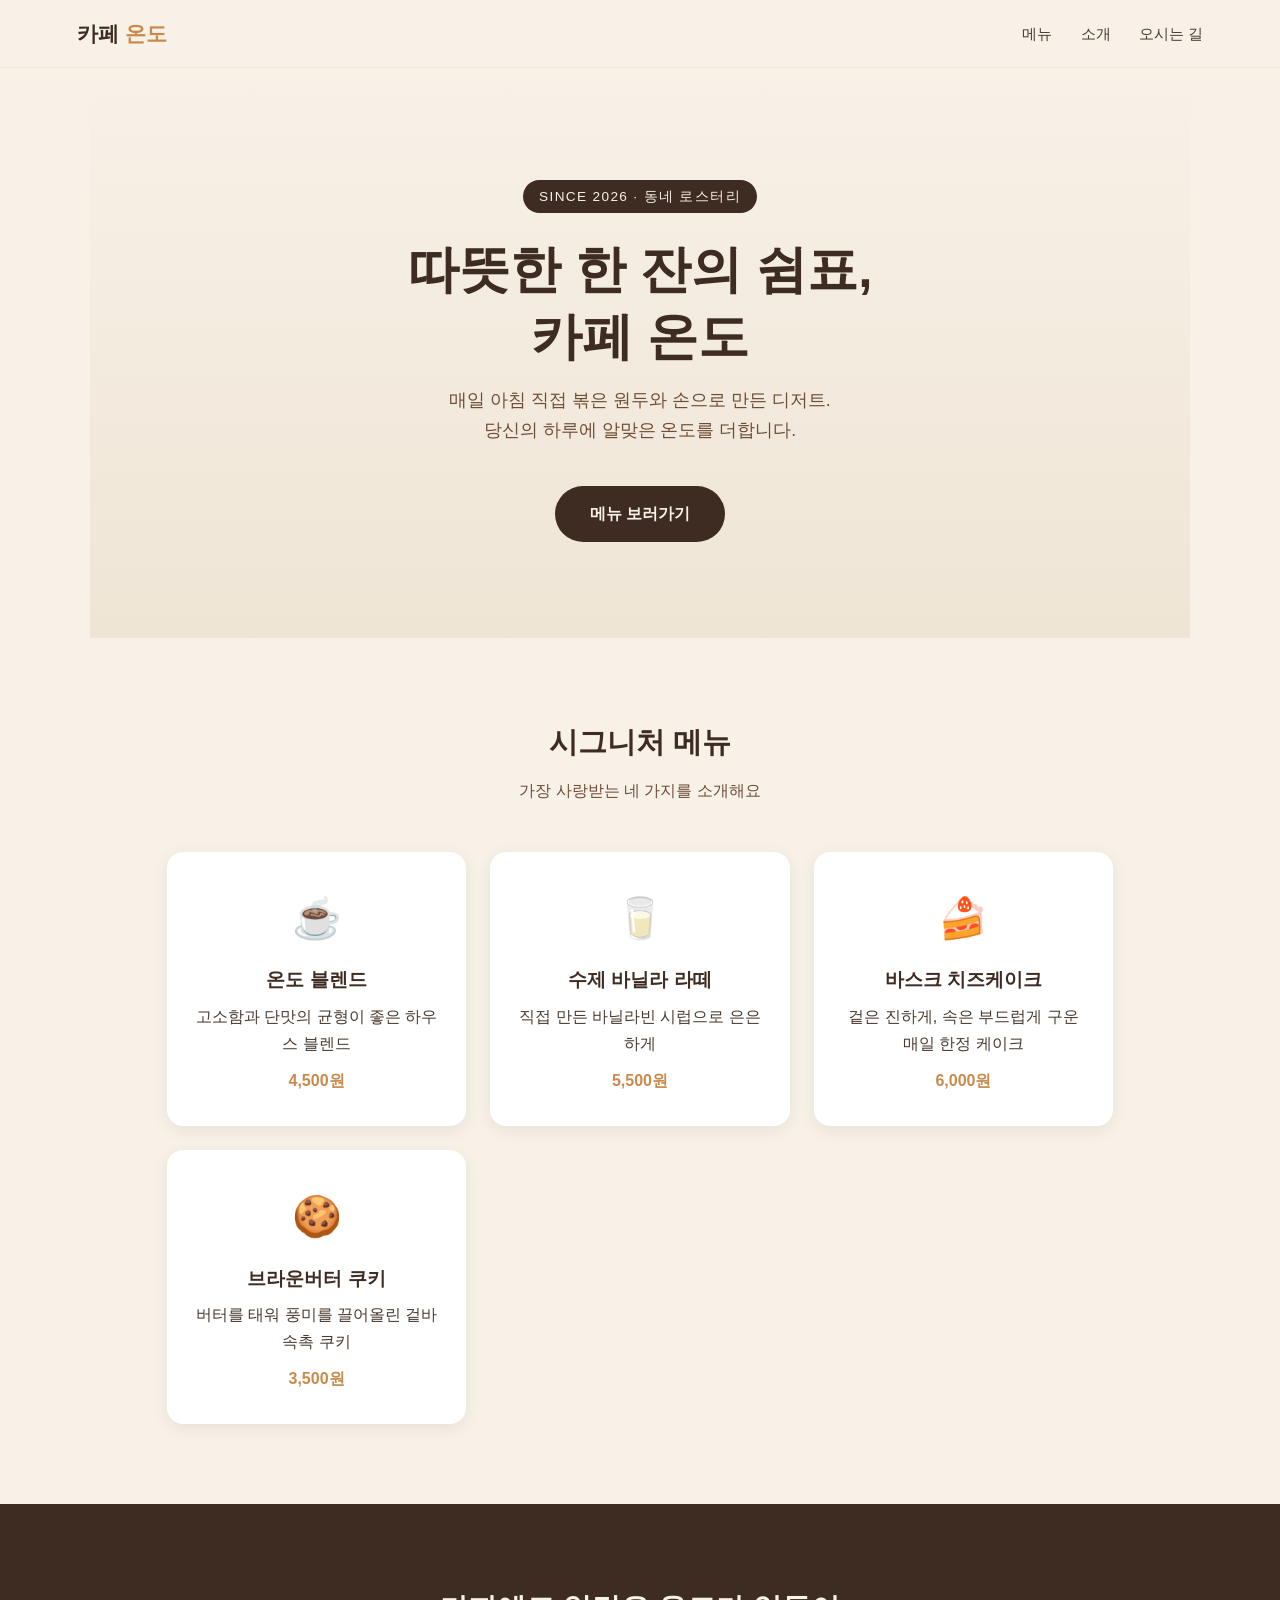
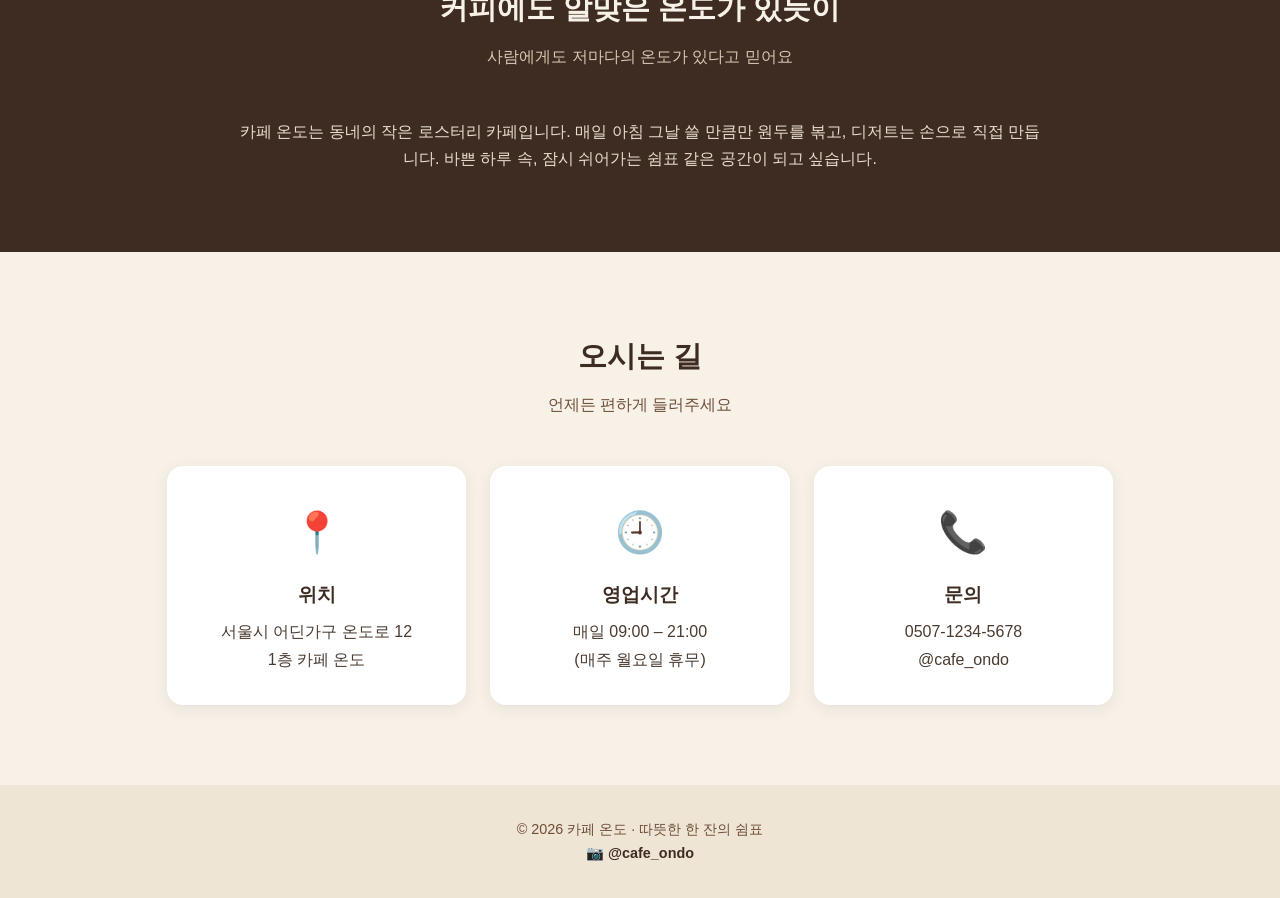
<file: index.html>
<!DOCTYPE html>
<html lang="ko">
<head>
<meta charset="UTF-8">
<meta name="viewport" content="width=device-width, initial-scale=1.0">
<title>카페 온도 — 따뜻한 한 잔의 쉼표</title>
<meta name="description" content="동네의 작은 로스터리 카페, 카페 온도입니다. 직접 볶은 원두와 수제 디저트를 만나보세요.">
<style>
  :root {
    --brown-dark: #3e2c23;
    --brown: #6f4e37;
    --cream: #f7f1e8;
    --cream-dark: #efe5d5;
    --accent: #c98a4b;
    --text: #4a3b30;
  }
  * { margin: 0; padding: 0; box-sizing: border-box; }
  html { scroll-behavior: smooth; }
  body {
    font-family: "Apple SD Gothic Neo", "Malgun Gothic", "맑은 고딕", sans-serif;
    color: var(--text);
    background: var(--cream);
    line-height: 1.7;
  }
  header {
    position: sticky; top: 0; z-index: 10;
    display: flex; justify-content: space-between; align-items: center;
    padding: 1rem 6vw;
    background: rgba(247, 241, 232, 0.92);
    backdrop-filter: blur(6px);
    border-bottom: 1px solid var(--cream-dark);
  }
  .logo { font-size: 1.3rem; font-weight: 700; color: var(--brown-dark); }
  .logo span { color: var(--accent); }
  nav a {
    margin-left: 1.5rem; text-decoration: none; color: var(--text);
    font-size: 0.95rem; transition: color 0.2s;
  }
  nav a:hover { color: var(--accent); }
  .hero {
    text-align: center;
    padding: 7rem 6vw 6rem;
    background: linear-gradient(180deg, var(--cream) 0%, var(--cream-dark) 100%);
  }
  .hero .badge {
    display: inline-block; padding: 0.3rem 1rem; border-radius: 999px;
    background: var(--brown-dark); color: var(--cream);
    font-size: 0.85rem; letter-spacing: 0.1em; margin-bottom: 1.5rem;
  }
  .hero h1 {
    font-size: clamp(2rem, 5vw, 3.2rem);
    color: var(--brown-dark); margin-bottom: 1rem; line-height: 1.3;
  }
  .hero p { font-size: 1.1rem; color: var(--brown); margin-bottom: 2.5rem; }
  .btn {
    display: inline-block; padding: 0.9rem 2.2rem; border-radius: 999px;
    background: var(--brown-dark); color: var(--cream);
    text-decoration: none; font-weight: 600; transition: background 0.2s, transform 0.2s;
  }
  .btn:hover { background: var(--accent); transform: translateY(-2px); }
  section { padding: 5rem 6vw; max-width: 1100px; margin: 0 auto; }
  h2 {
    font-size: 1.8rem; color: var(--brown-dark);
    text-align: center; margin-bottom: 0.6rem;
  }
  .sub { text-align: center; color: var(--brown); margin-bottom: 3rem; }
  .menu-grid {
    display: grid; gap: 1.5rem;
    grid-template-columns: repeat(auto-fit, minmax(230px, 1fr));
  }
  .card {
    background: #fff; border-radius: 16px; padding: 2rem 1.6rem;
    box-shadow: 0 4px 16px rgba(62, 44, 35, 0.08);
    text-align: center; transition: transform 0.2s;
  }
  .card:hover { transform: translateY(-4px); }
  .card .emoji { font-size: 2.5rem; margin-bottom: 0.8rem; }
  .card h3 { color: var(--brown-dark); margin-bottom: 0.4rem; }
  .card .price { color: var(--accent); font-weight: 700; margin-top: 0.6rem; }
  .about { background: var(--brown-dark); color: var(--cream); max-width: none; }
  .about-inner { max-width: 800px; margin: 0 auto; text-align: center; }
  .about h2 { color: var(--cream); }
  .about .sub { color: #d9c7b2; }
  .about p.body { color: #e9ddcd; }
  .info-grid {
    display: grid; gap: 1.5rem;
    grid-template-columns: repeat(auto-fit, minmax(230px, 1fr));
    text-align: center;
  }
  .info-grid h3 { color: var(--brown-dark); margin-bottom: 0.5rem; }
  footer {
    text-align: center; padding: 2rem;
    background: var(--cream-dark); color: var(--brown);
    font-size: 0.9rem;
  }
  footer a {
    color: var(--brown-dark); text-decoration: none; font-weight: 600;
    transition: color 0.2s;
  }
  footer a:hover { color: var(--accent); }
</style>
</head>
<body>

<header>
  <div class="logo">카페 <span>온도</span></div>
  <nav>
    <a href="#menu">메뉴</a>
    <a href="#about">소개</a>
    <a href="#visit">오시는 길</a>
  </nav>
</header>

<section class="hero">
  <div class="badge">SINCE 2026 · 동네 로스터리</div>
  <h1>따뜻한 한 잔의 쉼표,<br>카페 온도</h1>
  <p>매일 아침 직접 볶은 원두와 손으로 만든 디저트.<br>당신의 하루에 알맞은 온도를 더합니다.</p>
  <a class="btn" href="#menu">메뉴 보러가기</a>
</section>

<section id="menu">
  <h2>시그니처 메뉴</h2>
  <p class="sub">가장 사랑받는 네 가지를 소개해요</p>
  <div class="menu-grid">
    <div class="card">
      <div class="emoji">☕</div>
      <h3>온도 블렌드</h3>
      <p>고소함과 단맛의 균형이 좋은 하우스 블렌드</p>
      <p class="price">4,500원</p>
    </div>
    <div class="card">
      <div class="emoji">🥛</div>
      <h3>수제 바닐라 라떼</h3>
      <p>직접 만든 바닐라빈 시럽으로 은은하게</p>
      <p class="price">5,500원</p>
    </div>
    <div class="card">
      <div class="emoji">🍰</div>
      <h3>바스크 치즈케이크</h3>
      <p>겉은 진하게, 속은 부드럽게 구운 매일 한정 케이크</p>
      <p class="price">6,000원</p>
    </div>
    <div class="card">
      <div class="emoji">🍪</div>
      <h3>브라운버터 쿠키</h3>
      <p>버터를 태워 풍미를 끌어올린 겉바속촉 쿠키</p>
      <p class="price">3,500원</p>
    </div>
  </div>
</section>

<section class="about" id="about">
  <div class="about-inner">
    <h2>커피에도 알맞은 온도가 있듯이</h2>
    <p class="sub">사람에게도 저마다의 온도가 있다고 믿어요</p>
    <p class="body">
      카페 온도는 동네의 작은 로스터리 카페입니다.
      매일 아침 그날 쓸 만큼만 원두를 볶고, 디저트는 손으로 직접 만듭니다.
      바쁜 하루 속, 잠시 쉬어가는 쉼표 같은 공간이 되고 싶습니다.
    </p>
  </div>
</section>

<section id="visit">
  <h2>오시는 길</h2>
  <p class="sub">언제든 편하게 들러주세요</p>
  <div class="info-grid">
    <div class="card">
      <div class="emoji">📍</div>
      <h3>위치</h3>
      <p>서울시 어딘가구 온도로 12<br>1층 카페 온도</p>
    </div>
    <div class="card">
      <div class="emoji">🕘</div>
      <h3>영업시간</h3>
      <p>매일 09:00 – 21:00<br>(매주 월요일 휴무)</p>
    </div>
    <div class="card">
      <div class="emoji">📞</div>
      <h3>문의</h3>
      <p>0507-1234-5678<br>@cafe_ondo</p>
    </div>
  </div>
</section>

<footer>
  © 2026 카페 온도 · 따뜻한 한 잔의 쉼표<br>
  <a href="https://instagram.com/cafe_ondo" target="_blank" rel="noopener">📷 @cafe_ondo</a>
</footer>

</body>
</html>
</file>
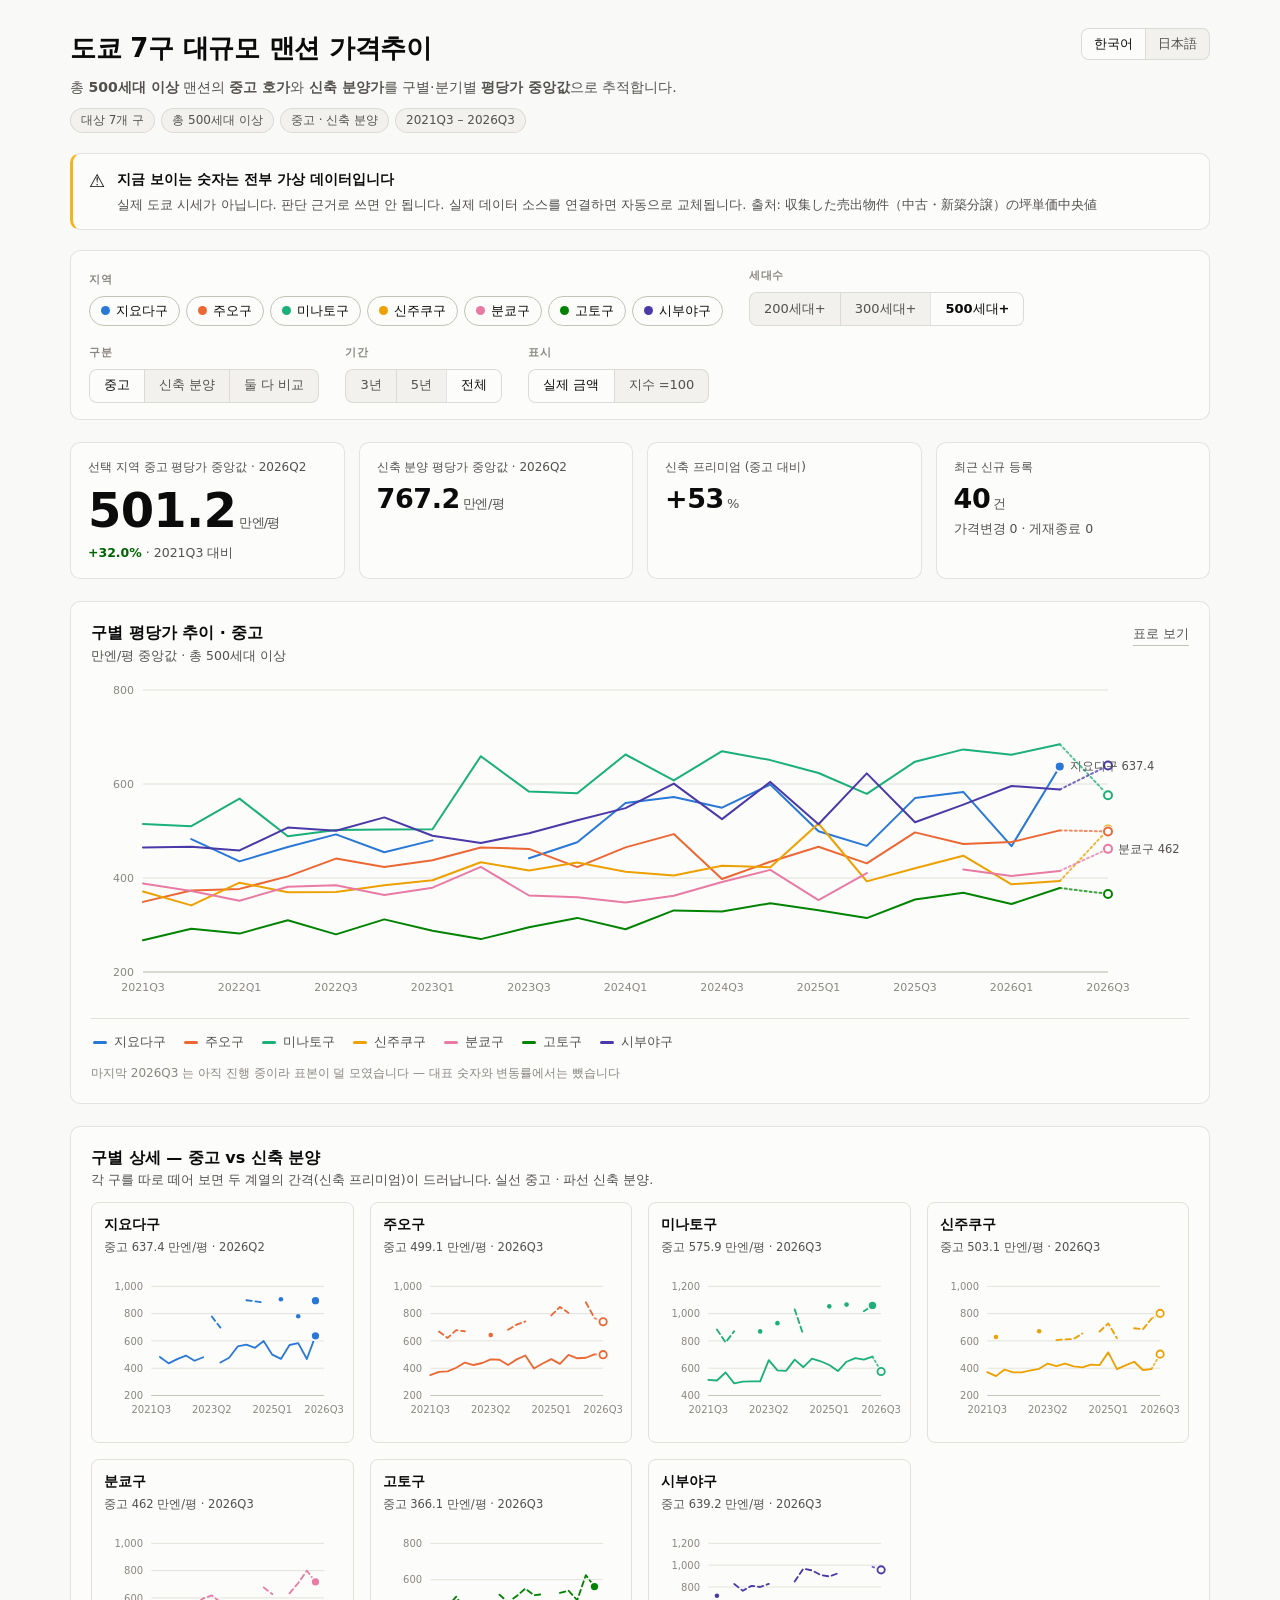
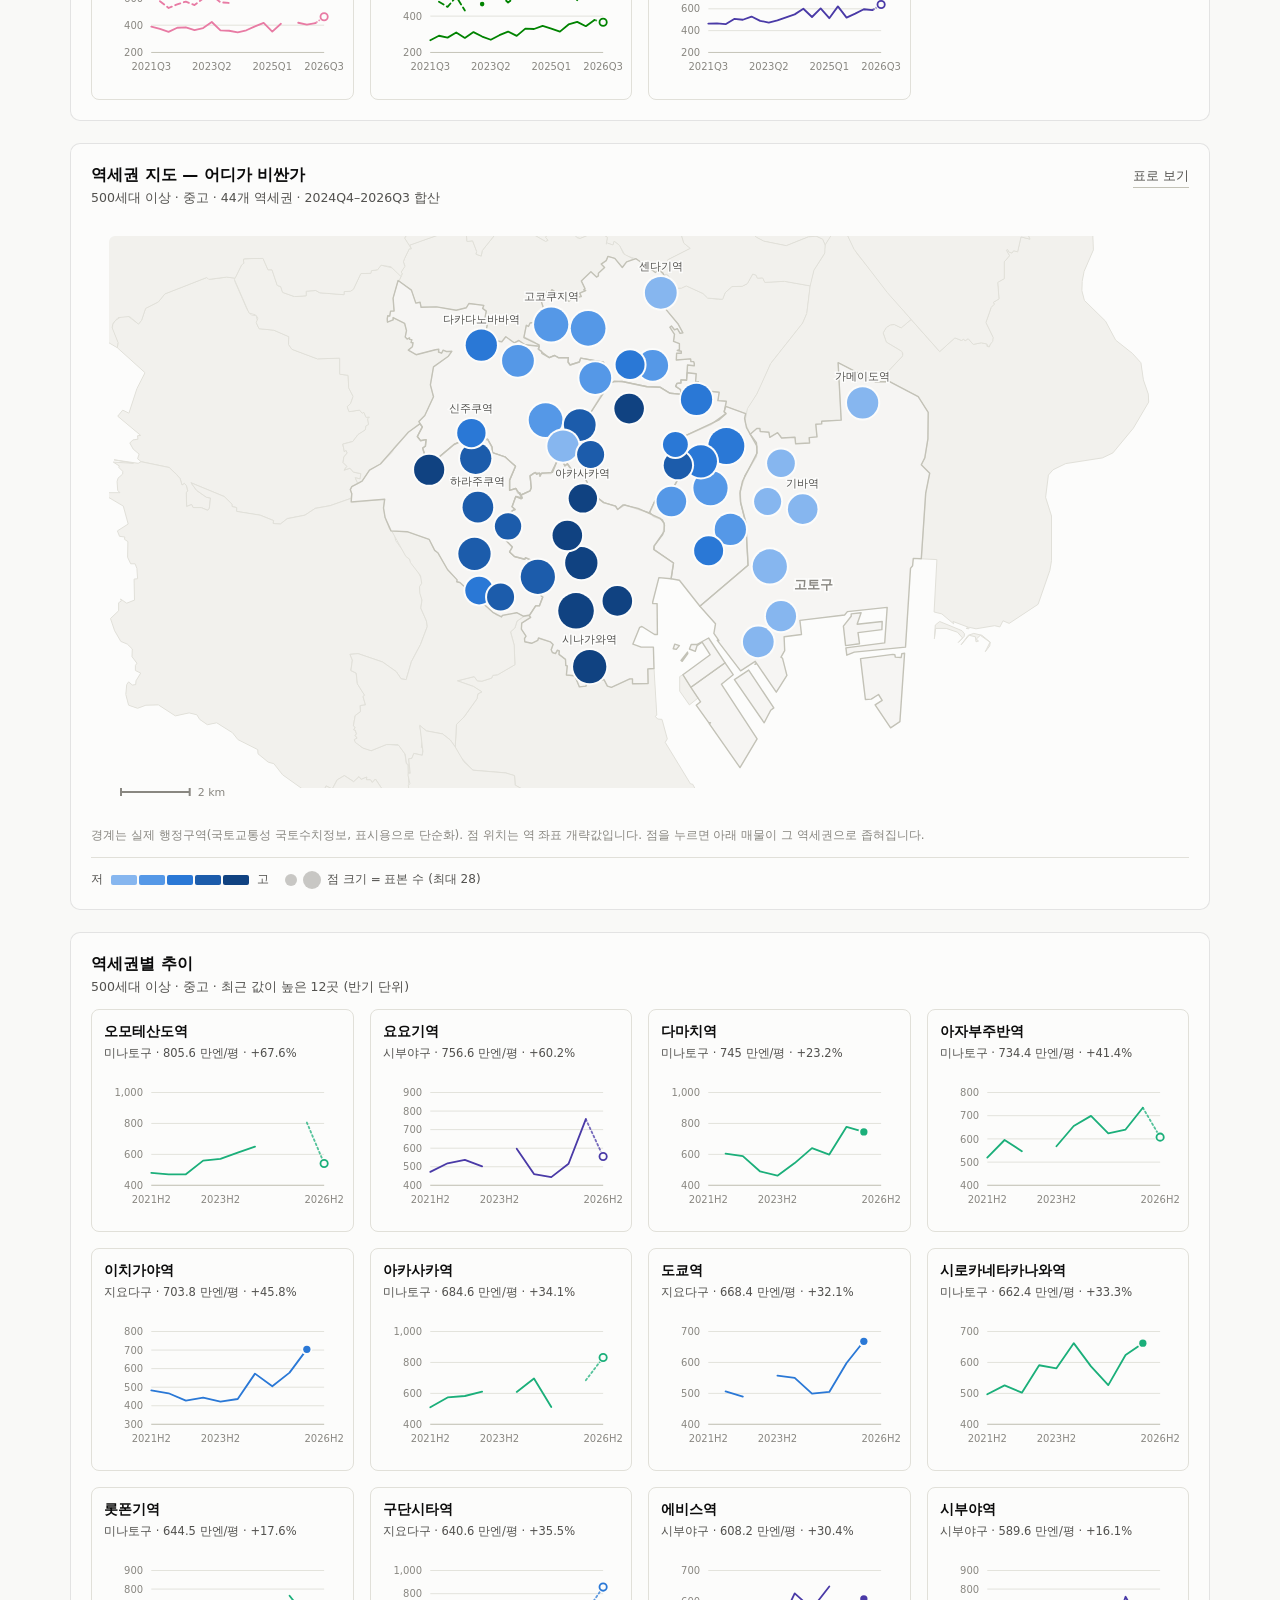
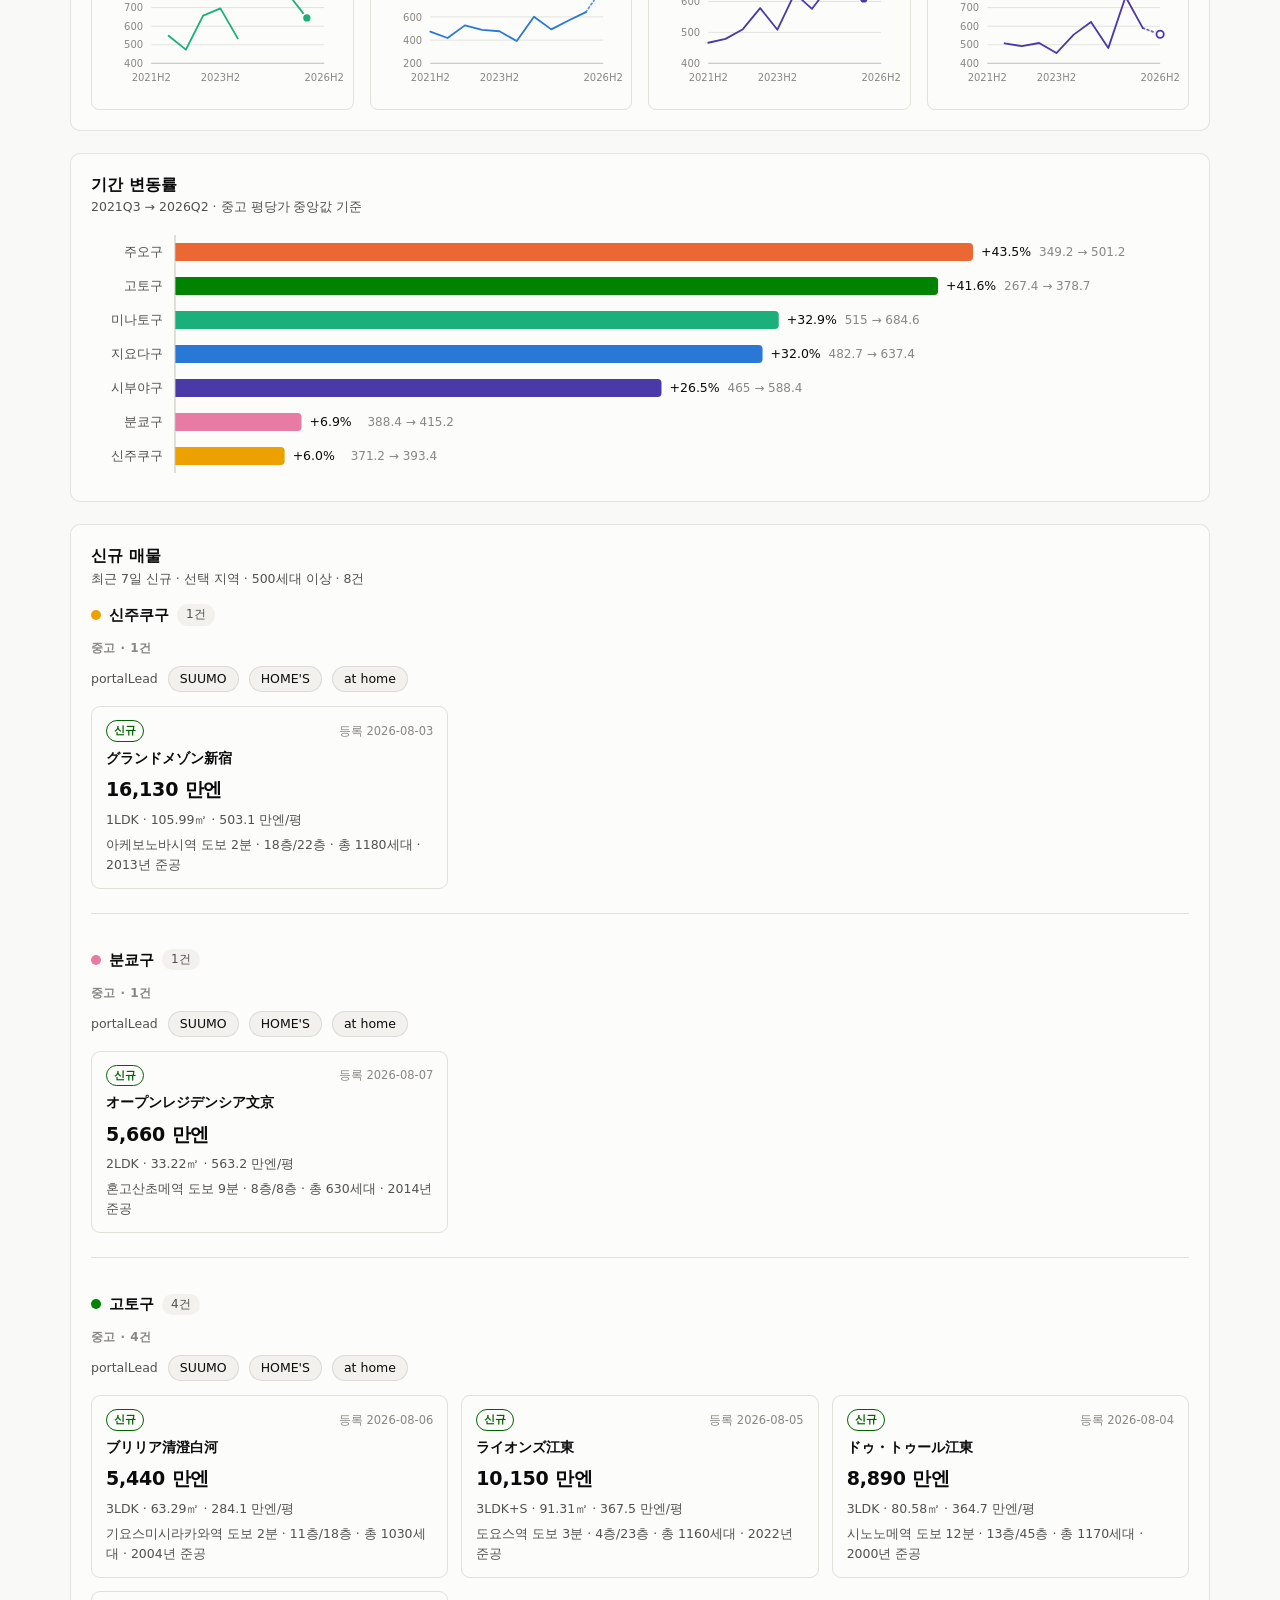
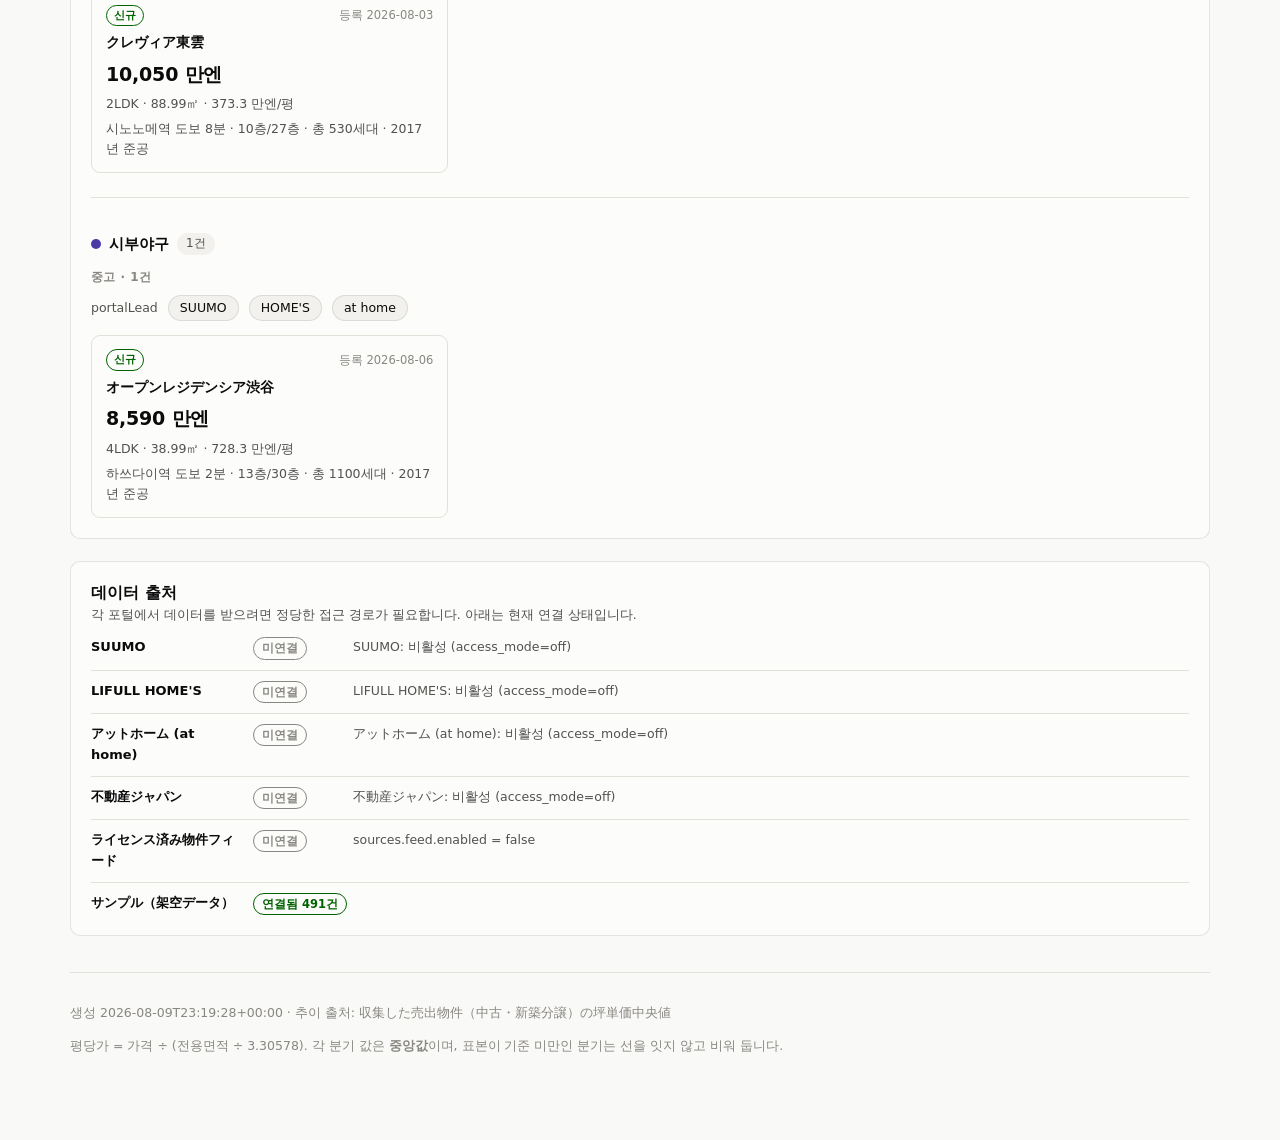
<file: realestate/web/index.html>
<!doctype html>
<html lang="ko" data-theme="">
<head>
<meta charset="utf-8">
<meta name="viewport" content="width=device-width, initial-scale=1">
<title>도쿄 7구 대규모 맨션 가격추이</title>
<meta name="description" content="千代田・中央・港・新宿・文京・江東・渋谷 7개 구, 총 200세대 이상 맨션의 중고·신축분양 坪単価 추이">
<link rel="icon" href="data:image/svg+xml,<svg xmlns='http://www.w3.org/2000/svg' viewBox='0 0 32 32'><text y='26' font-size='26'>🏙️</text></svg>">
<link rel="stylesheet" href="styles.css">
</head>
<body>
<div class="wrap">

  <header class="masthead">
    <div class="masthead-top">
      <h1 data-i18n="title">도쿄 7구 대규모 맨션 가격추이</h1>
      <div class="seg lang" id="lang-seg" role="group" aria-label="Language / 言語 / 언어">
        <button type="button" data-lang="ko" aria-pressed="true" lang="ko">한국어</button>
        <button type="button" data-lang="ja" aria-pressed="false" lang="ja">日本語</button>
      </div>
    </div>
    <p data-i18n-html="lede"></p>
    <div class="scope" id="scope-chips"></div>
  </header>

  <div class="banner" id="synthetic-banner" hidden>
    <span class="icon" aria-hidden="true">⚠</span>
    <div>
      <strong data-i18n="syntheticTitle"></strong>
      <p id="synthetic-detail"></p>
    </div>
  </div>

  <!-- 필터는 한 줄로 모아 아래 모든 차트에 동일하게 적용된다 -->
  <div class="filters" role="group" aria-label="표시 조건">
    <div class="field">
      <span class="field-label" id="lbl-wards" data-i18n="fArea">지역</span>
      <div class="chips" id="ward-chips" role="group" aria-labelledby="lbl-wards"></div>
    </div>

    <div class="field">
      <span class="field-label" id="lbl-units" data-i18n="fUnits">세대수</span>
      <div class="seg" id="units-seg" role="group" aria-labelledby="lbl-units"></div>
    </div>

    <div class="field">
      <span class="field-label" id="lbl-stage" data-i18n="fStage">구분</span>
      <div class="seg" id="stage-seg" role="group" aria-labelledby="lbl-stage">
        <button type="button" data-stage="used" aria-pressed="true" data-i18n="stageUsed">중고</button>
        <button type="button" data-stage="new" aria-pressed="false" data-i18n="stageNew">신축 분양</button>
        <button type="button" data-stage="both" aria-pressed="false" data-i18n="stageBoth">둘 다 비교</button>
      </div>
    </div>

    <div class="field">
      <span class="field-label" id="lbl-range" data-i18n="fPeriod">기간</span>
      <div class="seg" id="range-seg" role="group" aria-labelledby="lbl-range">
        <button type="button" data-range="12" aria-pressed="false" data-i18n="r3y">3년</button>
        <button type="button" data-range="20" aria-pressed="false" data-i18n="r5y">5년</button>
        <button type="button" data-range="all" aria-pressed="true" data-i18n="rAll">전체</button>
      </div>
    </div>

    <div class="field">
      <span class="field-label" id="lbl-scale" data-i18n="fScale">표시</span>
      <div class="seg" id="scale-seg" role="group" aria-labelledby="lbl-scale">
        <button type="button" data-scale="abs" aria-pressed="true" data-i18n="scaleAbs"></button>
        <button type="button" data-scale="idx" aria-pressed="false" data-i18n="scaleIdx"></button>
      </div>
    </div>
  </div>

  <div class="tiles" id="tiles"></div>

  <section class="card">
    <div class="card-head">
      <div>
        <h2 id="main-title"></h2>
        <p class="sub" id="main-sub"></p>
      </div>
      <button type="button" class="linkish" id="toggle-table" aria-expanded="false"></button>
    </div>
    <div class="chart-host" id="main-chart"></div>
    <div class="legend" id="main-legend"></div>
    <p class="partial-note" id="partial-note"></p>
    <div class="table-wrap" id="main-table" hidden></div>
  </section>

  <section class="card" id="facet-card">
    <div class="card-head">
      <div>
        <h2 data-i18n="facetTitle"></h2>
        <p class="sub" data-i18n="facetSub"></p>
      </div>
    </div>
    <div class="facets" id="facets"></div>
  </section>

  <section class="card" id="map-card">
    <div class="card-head">
      <div>
        <h2 data-i18n="mapTitle"></h2>
        <p class="sub" id="map-sub"></p>
      </div>
      <button type="button" class="linkish" id="toggle-map-table" aria-expanded="false"></button>
    </div>
    <div class="chart-host" id="map-chart"></div>
    <div class="legend" id="map-legend"></div>
    <div class="table-wrap" id="map-table" hidden></div>
  </section>

  <section class="card" id="station-card">
    <div class="card-head">
      <div>
        <h2 data-i18n="stationTitle"></h2>
        <p class="sub" id="station-sub"></p>
      </div>
    </div>
    <div class="facets" id="station-facets"></div>
  </section>

  <section class="card" id="change-card">
    <div class="card-head">
      <div>
        <h2 data-i18n="changeTitle"></h2>
        <p class="sub" id="change-sub"></p>
      </div>
    </div>
    <div class="chart-host" id="change-chart"></div>
  </section>

  <section class="card" id="official-card" hidden>
    <div class="card-head">
      <div>
        <h2 data-i18n="officialTitle"></h2>
        <p class="sub" data-i18n-html="officialSub"></p>
      </div>
    </div>
    <div class="chart-host" id="official-chart"></div>
    <div class="legend" id="official-legend"></div>
  </section>

  <section class="card">
    <div class="card-head">
      <div>
        <h2 data-i18n="newTitle"></h2>
        <p class="sub" id="new-sub"></p>
      </div>
    </div>
    <div id="new-listings"></div>
  </section>

  <section class="card">
    <div class="card-head">
      <div>
        <h2 data-i18n="srcTitle"></h2>
        <p class="sub" data-i18n="srcSub"></p>
      </div>
    </div>
    <div class="sources" id="sources"></div>
  </section>

  <footer>
    <p id="generated"></p>
    <p data-i18n-html="footNote"></p>
  </footer>

</div>
<script src="app.js"></script>
</body>
</html>
</file>
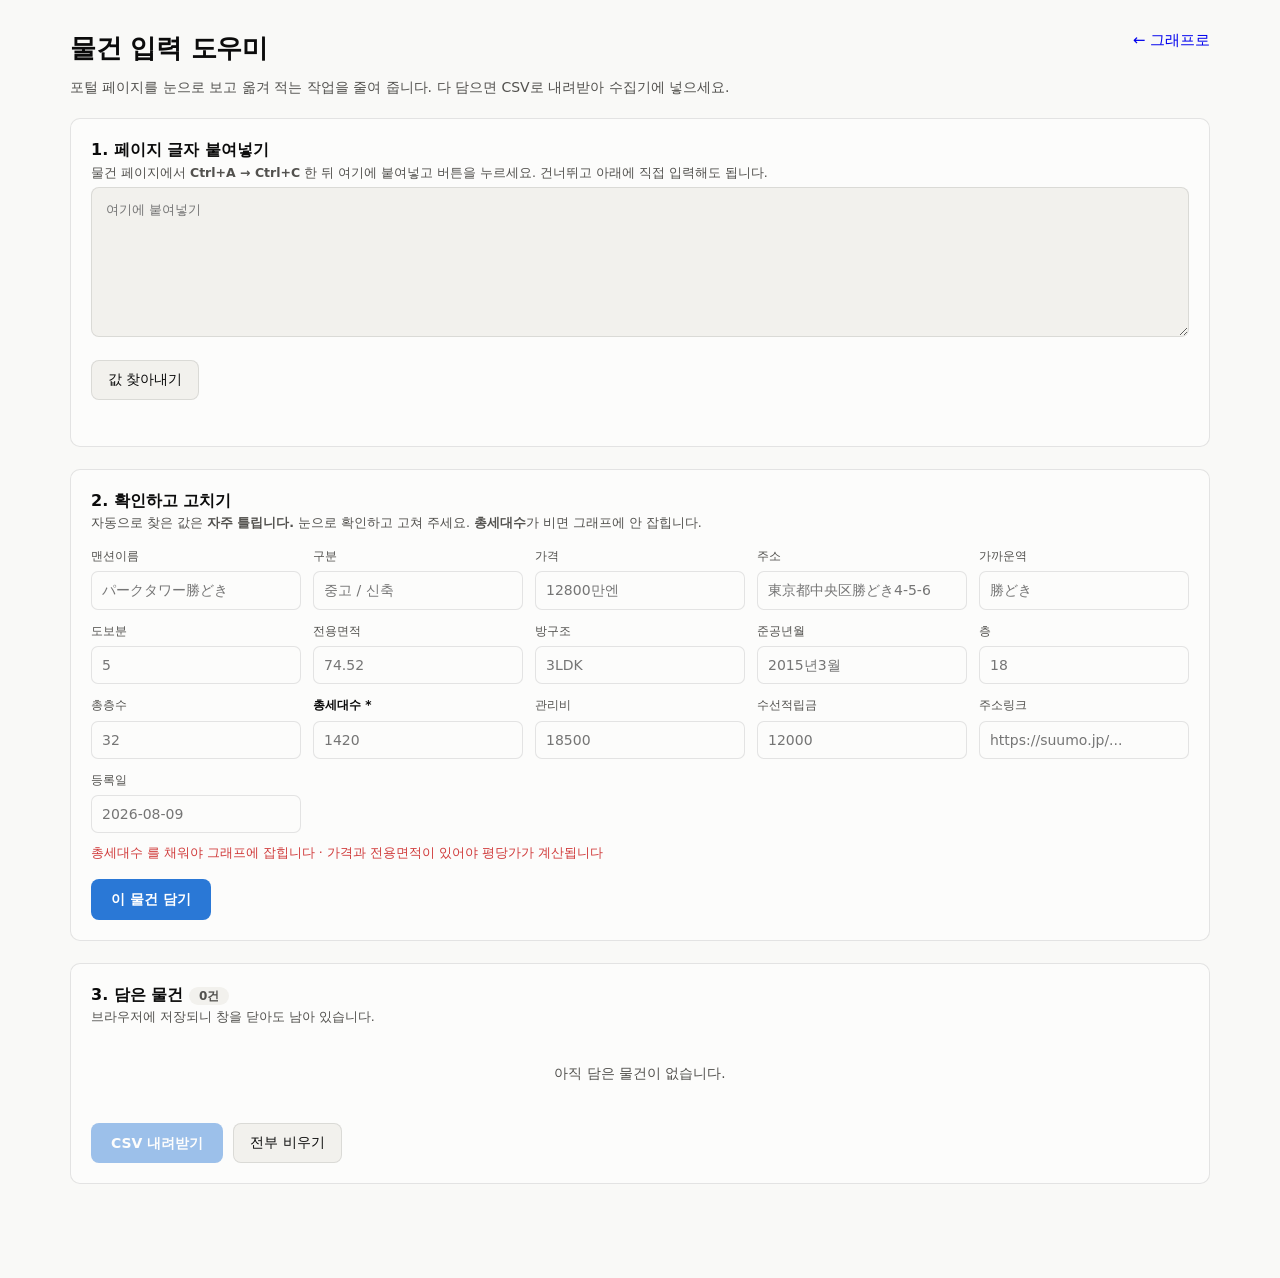
<file: realestate/web/input.html>
<!doctype html>
<html lang="ko" data-theme="">
<head>
<meta charset="utf-8">
<meta name="viewport" content="width=device-width, initial-scale=1">
<title>물건 입력 도우미</title>
<link rel="icon" href="data:image/svg+xml,<svg xmlns='http://www.w3.org/2000/svg' viewBox='0 0 32 32'><text y='26' font-size='26'>📝</text></svg>">
<link rel="stylesheet" href="styles.css">
<style>
  .steps { display: grid; gap: 6px; margin: 0 0 18px; padding: 0 0 0 20px; color: var(--text-secondary); font-size: 13.5px; }
  textarea {
    width: 100%; min-height: 150px; padding: 12px 14px; font: inherit; font-size: 13px;
    border: 1px solid var(--border); border-radius: 8px;
    background: var(--surface-2); color: var(--text-primary); resize: vertical;
  }
  textarea:focus-visible { outline: 2px solid var(--series-1); outline-offset: 1px; }
  .form { display: grid; grid-template-columns: repeat(auto-fit, minmax(190px, 1fr)); gap: 12px; margin-top: 14px; }
  .f { display: flex; flex-direction: column; gap: 5px; font-size: 12px; color: var(--text-secondary); }
  .f.req span { color: var(--text-primary); font-weight: 600; }
  .f input {
    font: inherit; font-size: 14px; padding: 7px 10px;
    border: 1px solid var(--border); border-radius: 7px;
    background: var(--surface-1); color: var(--text-primary);
  }
  .f input:focus-visible { outline: 2px solid var(--series-1); outline-offset: 1px; }
  .actions { display: flex; flex-wrap: wrap; gap: 10px; align-items: center; margin-top: 16px; }
  button.primary {
    font: inherit; font-size: 14px; font-weight: 600; padding: 9px 20px; min-height: 40px;
    border: 0; border-radius: 8px; background: var(--series-1); color: #fff; cursor: pointer;
  }
  button.ghost {
    font: inherit; font-size: 13.5px; padding: 8px 16px; min-height: 40px;
    border: 1px solid var(--border); border-radius: 8px;
    background: var(--surface-2); color: var(--text-primary); cursor: pointer;
  }
  button:disabled { opacity: .45; cursor: default; }
  button.del { font: inherit; font-size: 12px; padding: 2px 9px; border: 1px solid var(--border);
    border-radius: 6px; background: var(--surface-2); color: var(--text-secondary); cursor: pointer; }
  .warn { color: var(--critical); font-size: 12.5px; min-height: 18px; margin-top: 10px; }
  .note { color: var(--text-muted); font-size: 12.5px; min-height: 18px; margin: 8px 0 0; }
  .count { font-size: 12px; color: var(--text-secondary); background: var(--surface-2);
    border-radius: 999px; padding: 2px 10px; }
</style>
</head>
<body>
<div class="wrap">

  <header class="masthead">
    <div class="masthead-top">
      <h1>물건 입력 도우미</h1>
      <a class="ghost" href="index.html" style="text-decoration:none;display:inline-flex;align-items:center">← 그래프로</a>
    </div>
    <p>포털 페이지를 눈으로 보고 옮겨 적는 작업을 줄여 줍니다. 다 담으면 CSV로 내려받아 수집기에 넣으세요.</p>
  </header>

  <section class="card">
    <div class="card-head"><div><h2>1. 페이지 글자 붙여넣기</h2>
      <p class="sub">물건 페이지에서 <strong>Ctrl+A → Ctrl+C</strong> 한 뒤 여기에 붙여넣고 버튼을 누르세요. 건너뛰고 아래에 직접 입력해도 됩니다.</p></div></div>
    <textarea id="paste" placeholder="여기에 붙여넣기"></textarea>
    <div class="actions"><button type="button" class="ghost" id="parse">값 찾아내기</button></div>
    <p class="note" id="parsed-note"></p>
  </section>

  <section class="card">
    <div class="card-head"><div><h2>2. 확인하고 고치기</h2>
      <p class="sub">자동으로 찾은 값은 <strong>자주 틀립니다.</strong> 눈으로 확인하고 고쳐 주세요. <strong>총세대수</strong>가 비면 그래프에 안 잡힙니다.</p></div></div>
    <div class="form" id="form"></div>
    <p class="warn" id="warn"></p>
    <div class="actions"><button type="button" class="primary" id="add">이 물건 담기</button></div>
  </section>

  <section class="card">
    <div class="card-head">
      <div><h2>3. 담은 물건 <span class="count" id="count">0건</span></h2>
      <p class="sub">브라우저에 저장되니 창을 닫아도 남아 있습니다.</p></div>
    </div>
    <div id="rows"></div>
    <div class="actions">
      <button type="button" class="primary" id="download">CSV 내려받기</button>
      <button type="button" class="ghost" id="clear">전부 비우기</button>
    </div>
  </section>

</div>
<script src="input.js"></script>
</body>
</html>
</file>
<file: realestate/web/styles.css>
/* 도쿄 7구 대규모 맨션 가격추이 — 스타일
 *
 * 색은 역할(role)로만 참조한다. 라이트/다크 값을 여기 한 곳에서 바꾸면
 * 차트까지 같이 따라온다. 계열 색은 '구(区)'에 고정이며, 필터로 계열이
 * 줄어도 남은 구의 색은 절대 바뀌지 않는다.
 */

:root {
  color-scheme: light;

  --page: #f9f9f7;
  --surface-1: #fcfcfb;
  --surface-2: #f2f1ed;

  --text-primary: #0b0b0b;
  --text-secondary: #52514e;
  --text-muted: #898781;

  --gridline: #e1e0d9;
  --baseline: #c3c2b7;
  --border: rgba(11, 11, 11, 0.10);

  --good: #0ca30c;
  --good-text: #006300;
  --critical: #d03b3b;
  --warning: #fab219;

  /* 계열 슬롯 — 고정 순서 (CVD 검증 통과) */
  --series-1: #2a78d6;
  --series-2: #eb6834;
  --series-3: #1baf7a;
  --series-4: #eda100;
  --series-5: #e87ba4;
  --series-6: #008300;
  --series-7: #4a3aa7;

  /* 시퀀셜 램프 — 지도에서 '가격 크기'를 나타낸다 (한 색상, 밝음→어두움) */
  --seq-1: #86b6ef;
  --seq-2: #5598e7;
  --seq-3: #2a78d6;
  --seq-4: #1c5cab;
  --seq-5: #104281;

  --radius: 10px;
  --font: system-ui, -apple-system, "Segoe UI", "Hiragino Kaku Gothic ProN",
    "Noto Sans JP", "Apple SD Gothic Neo", sans-serif;
}

@media (prefers-color-scheme: dark) {
  :root:not([data-theme="light"]) {
    color-scheme: dark;

    --page: #0d0d0d;
    --surface-1: #1a1a19;
    --surface-2: #222220;

    --text-primary: #ffffff;
    --text-secondary: #c3c2b7;
    --text-muted: #898781;

    --gridline: #2c2c2a;
    --baseline: #383835;
    --border: rgba(255, 255, 255, 0.10);

    --good-text: #0ca30c;

    --series-1: #3987e5;
    --series-2: #d95926;
    --series-3: #199e70;
    --series-4: #c98500;
    --series-5: #d55181;
    --series-6: #008300;
    --series-7: #9085e9;

    --seq-1: #9ec5f4;
    --seq-2: #6da7ec;
    --seq-3: #3987e5;
    --seq-4: #256abf;
    --seq-5: #184f95;
  }
}

:root[data-theme="dark"] {
  color-scheme: dark;

  --page: #0d0d0d;
  --surface-1: #1a1a19;
  --surface-2: #222220;

  --text-primary: #ffffff;
  --text-secondary: #c3c2b7;
  --text-muted: #898781;

  --gridline: #2c2c2a;
  --baseline: #383835;
  --border: rgba(255, 255, 255, 0.10);

  --good-text: #0ca30c;

  --series-1: #3987e5;
  --series-2: #d95926;
  --series-3: #199e70;
  --series-4: #c98500;
  --series-5: #d55181;
  --series-6: #008300;
  --series-7: #9085e9;

  --seq-1: #9ec5f4;
  --seq-2: #6da7ec;
  --seq-3: #3987e5;
  --seq-4: #256abf;
  --seq-5: #184f95;
}

* { box-sizing: border-box; }

body {
  margin: 0;
  background: var(--page);
  color: var(--text-primary);
  font-family: var(--font);
  font-size: 15px;
  line-height: 1.6;
  -webkit-font-smoothing: antialiased;
}

.wrap {
  max-width: 1180px;
  margin: 0 auto;
  padding: 28px 20px 72px;
}

/* ---------------------------------------------------------- 헤더 */

.masthead { margin-bottom: 20px; }

.masthead-top {
  display: flex;
  align-items: flex-start;
  justify-content: space-between;
  gap: 16px;
  flex-wrap: wrap;
}

.seg.lang { flex: none; }
.seg.lang button { font-size: 12.5px; padding: 3px 12px; min-height: 30px; }

.masthead h1 {
  margin: 0 0 6px;
  font-size: 26px;
  font-weight: 650;
  letter-spacing: -0.01em;
}

.masthead p {
  margin: 0;
  color: var(--text-secondary);
  font-size: 14px;
}

.masthead .scope {
  margin-top: 10px;
  display: flex;
  flex-wrap: wrap;
  gap: 6px;
}

.scope-chip {
  font-size: 12px;
  color: var(--text-secondary);
  background: var(--surface-2);
  border: 1px solid var(--border);
  border-radius: 999px;
  padding: 2px 10px;
}

/* --------------------------------------------------- 경고 배너 */

.banner {
  display: flex;
  gap: 12px;
  align-items: flex-start;
  border: 1px solid var(--border);
  border-left: 3px solid var(--warning);
  background: var(--surface-1);
  border-radius: var(--radius);
  padding: 14px 16px;
  margin: 0 0 20px;
}

.banner[hidden] { display: none; }

.banner .icon { font-size: 18px; line-height: 1.4; }
.banner strong { display: block; font-size: 14px; }
.banner p { margin: 4px 0 0; font-size: 13px; color: var(--text-secondary); }

/* -------------------------------------------------------- 필터 */

.filters {
  display: flex;
  flex-wrap: wrap;
  gap: 18px 26px;
  align-items: flex-end;
  padding: 16px 18px;
  background: var(--surface-1);
  border: 1px solid var(--border);
  border-radius: var(--radius);
  margin-bottom: 22px;
}

.field { display: flex; flex-direction: column; gap: 7px; }

.field > .field-label {
  font-size: 11px;
  font-weight: 600;
  letter-spacing: 0.06em;
  text-transform: uppercase;
  color: var(--text-muted);
}

.chips { display: flex; flex-wrap: wrap; gap: 6px; }

.chip {
  display: inline-flex;
  align-items: center;
  gap: 6px;
  min-height: 30px;
  padding: 3px 11px;
  font: inherit;
  font-size: 13px;
  color: var(--text-secondary);
  background: var(--surface-2);
  border: 1px solid var(--border);
  border-radius: 999px;
  cursor: pointer;
}

.chip:hover { border-color: var(--baseline); }

.chip[aria-pressed="true"] {
  color: var(--text-primary);
  background: var(--surface-1);
  border-color: var(--baseline);
  font-weight: 550;
}

.chip .dot {
  width: 9px;
  height: 9px;
  border-radius: 50%;
  background: currentColor;
  flex: none;
}

.chip[aria-pressed="false"] .dot { opacity: 0.28; }

.seg {
  display: inline-flex;
  border: 1px solid var(--border);
  border-radius: 8px;
  overflow: hidden;
  background: var(--surface-2);
}

.seg button {
  font: inherit;
  font-size: 13px;
  min-height: 32px;
  padding: 4px 14px;
  border: 0;
  background: transparent;
  color: var(--text-secondary);
  cursor: pointer;
}

.seg button + button { border-left: 1px solid var(--border); }

.seg button[aria-pressed="true"] {
  background: var(--surface-1);
  color: var(--text-primary);
  font-weight: 550;
}

/* ---------------------------------------------------- 스탯 타일 */

.tiles {
  display: grid;
  grid-template-columns: repeat(auto-fit, minmax(190px, 1fr));
  gap: 14px;
  margin-bottom: 22px;
}

.tile {
  background: var(--surface-1);
  border: 1px solid var(--border);
  border-radius: var(--radius);
  padding: 15px 17px;
}

.tile .label {
  font-size: 12px;
  color: var(--text-secondary);
  margin-bottom: 6px;
}

.tile .value {
  font-size: 27px;
  font-weight: 620;
  letter-spacing: -0.015em;
  line-height: 1.15;
}

.tile .value .unit {
  font-size: 13px;
  font-weight: 500;
  color: var(--text-secondary);
  margin-left: 3px;
}

.tile .delta { font-size: 12.5px; margin-top: 5px; color: var(--text-secondary); }
.tile .delta .up { color: var(--good-text); font-weight: 600; }
.tile .delta .down { color: var(--critical); font-weight: 600; }

.tile.hero .value { font-size: 48px; }

/* -------------------------------------------------------- 카드 */

.card {
  background: var(--surface-1);
  border: 1px solid var(--border);
  border-radius: var(--radius);
  padding: 18px 20px 20px;
  margin-bottom: 22px;
}

.card-head {
  display: flex;
  flex-wrap: wrap;
  gap: 10px;
  align-items: baseline;
  justify-content: space-between;
  margin-bottom: 4px;
}

.card-head h2 { margin: 0; font-size: 16px; font-weight: 620; }
.card-head .sub { margin: 0; font-size: 12.5px; color: var(--text-secondary); }

.linkish {
  font: inherit;
  font-size: 12.5px;
  color: var(--text-secondary);
  background: none;
  border: 0;
  border-bottom: 1px solid var(--baseline);
  padding: 0 0 1px;
  cursor: pointer;
}

.linkish:hover { color: var(--text-primary); }

/* -------------------------------------------------------- 차트 */

.chart-host { position: relative; margin-top: 10px; }
.chart-host svg { display: block; width: 100%; overflow: visible; }
.chart-host svg:focus-visible { outline: 2px solid var(--series-1); outline-offset: 3px; }

.legend {
  display: flex;
  flex-wrap: wrap;
  gap: 6px 14px;
  margin-top: 12px;
  padding-top: 12px;
  border-top: 1px solid var(--gridline);
}

.legend-item {
  display: inline-flex;
  align-items: center;
  gap: 7px;
  font-size: 12.5px;
  color: var(--text-secondary);
  background: none;
  border: 0;
  padding: 3px 2px;
  cursor: pointer;
  font-family: inherit;
}

.legend-item .key { width: 14px; height: 3px; border-radius: 2px; background: currentColor; flex: none; }
.legend-item[aria-pressed="false"] { opacity: 0.38; }
.legend-item:hover { color: var(--text-primary); }

.legend-note {
  width: 100%;
  font-size: 12px;
  color: var(--text-muted);
  margin-top: 2px;
}

.tooltip {
  position: absolute;
  pointer-events: none;
  z-index: 5;
  min-width: 168px;
  background: var(--surface-1);
  border: 1px solid var(--border);
  border-radius: 8px;
  box-shadow: 0 6px 22px rgba(0, 0, 0, 0.14);
  padding: 9px 11px;
  font-size: 12.5px;
  opacity: 0;
  transition: opacity 90ms linear;
}

.tooltip.on { opacity: 1; }
.tooltip .tt-period { font-weight: 620; margin-bottom: 6px; font-size: 12px; }

.tooltip .tt-row {
  display: flex;
  align-items: center;
  gap: 7px;
  justify-content: space-between;
  color: var(--text-secondary);
  padding: 1.5px 0;
}

.tooltip .tt-name { display: inline-flex; align-items: center; gap: 6px; }
.tooltip .tt-swatch { width: 9px; height: 9px; border-radius: 2px; flex: none; }
.tooltip .tt-val { color: var(--text-primary); font-variant-numeric: tabular-nums; }

/* 소규모 다중 차트 */

.facets {
  display: grid;
  grid-template-columns: repeat(auto-fit, minmax(258px, 1fr));
  gap: 16px;
  margin-top: 12px;
}

.facet { border: 1px solid var(--gridline); border-radius: 8px; padding: 11px 12px 8px; }
.facet h3 { margin: 0; font-size: 13.5px; font-weight: 620; }

.facet .facet-meta {
  font-size: 11.5px;
  color: var(--text-secondary);
  margin: 2px 0 4px;
  font-variant-numeric: tabular-nums;
}

/* -------------------------------------------------------- 표 */

.table-wrap { overflow-x: auto; margin-top: 14px; }

table { border-collapse: collapse; width: 100%; font-size: 13px; }

th, td {
  text-align: right;
  padding: 6px 10px;
  border-bottom: 1px solid var(--gridline);
  font-variant-numeric: tabular-nums;
  white-space: nowrap;
}

th:first-child, td:first-child { text-align: left; font-variant-numeric: normal; }
thead th { color: var(--text-secondary); font-weight: 600; font-size: 12px; }
tbody tr:hover { background: var(--surface-2); }

/* ------------------------------------------------- 신규 매물 */

.listing-grid {
  display: grid;
  grid-template-columns: repeat(auto-fill, minmax(268px, 1fr));
  gap: 13px;
  margin-top: 14px;
}

.listing {
  border: 1px solid var(--gridline);
  border-radius: 9px;
  padding: 13px 14px;
  display: flex;
  flex-direction: column;
  gap: 5px;
}

.listing .row1 { display: flex; align-items: center; gap: 7px; flex-wrap: wrap; }

.badge {
  font-size: 11px;
  font-weight: 600;
  padding: 1px 7px;
  border-radius: 999px;
  border: 1px solid var(--border);
  color: var(--text-secondary);
}

.badge.new { color: var(--good-text); border-color: currentColor; }
.badge.shinchiku { color: var(--series-2); border-color: currentColor; }

.listing .name { font-weight: 600; font-size: 14px; }
.listing .price { font-size: 19px; font-weight: 620; letter-spacing: -0.01em; }
.listing .meta { font-size: 12.5px; color: var(--text-secondary); }
.listing .ward { display: inline-flex; align-items: center; gap: 6px; }
.listing .ward .dot { width: 8px; height: 8px; border-radius: 50%; flex: none; }

/* -------------------------------------------------------- 출처 */

.sources { display: grid; gap: 10px; margin-top: 12px; }

.source-row {
  display: grid;
  grid-template-columns: 150px 88px 1fr;
  gap: 12px;
  align-items: start;
  font-size: 13px;
  padding-bottom: 10px;
  border-bottom: 1px solid var(--gridline);
}

.source-row:last-child { border-bottom: 0; padding-bottom: 0; }
.source-row .nm { font-weight: 600; }
.source-row .rs { color: var(--text-secondary); font-size: 12.5px; }

.state {
  font-size: 11.5px;
  font-weight: 600;
  padding: 1px 8px;
  border-radius: 999px;
  border: 1px solid currentColor;
  justify-self: start;
  white-space: nowrap;
}

.state.ok { color: var(--good-text); }
.state.skipped { color: var(--text-muted); }
.state.error { color: var(--critical); }

.empty {
  color: var(--text-secondary);
  font-size: 13.5px;
  padding: 22px 0;
  text-align: center;
}

footer {
  margin-top: 36px;
  padding-top: 18px;
  border-top: 1px solid var(--gridline);
  font-size: 12.5px;
  color: var(--text-muted);
}

footer a { color: inherit; }

@media (max-width: 620px) {
  .source-row { grid-template-columns: 1fr; gap: 4px; }
  .tile.hero .value { font-size: 38px; }
}

/* ------------------------------------------------------- 지도 */

.map-note { font-size: 12px; color: var(--text-muted); margin-top: 8px; }

.scale-legend { display: flex; align-items: center; gap: 8px; flex-wrap: wrap; font-size: 12px; color: var(--text-secondary); }
.scale-legend .swatches { display: flex; gap: 2px; }
.scale-legend .sw { width: 26px; height: 10px; border-radius: 2px; }
.scale-legend .size-key { display: inline-flex; align-items: center; gap: 6px; margin-left: 8px; }
.scale-legend .size-key .bub { border-radius: 50%; background: var(--text-muted); opacity: .45; }

/* ------------------------------------------- 신규 매물 구별 묶음 */

.ward-group + .ward-group { margin-top: 24px; padding-top: 20px; border-top: 1px solid var(--gridline); }

.ward-group h3 {
  display: flex;
  align-items: center;
  gap: 8px;
  margin: 14px 0 4px;
  font-size: 15px;
  font-weight: 650;
}

.ward-group h3 .dot { width: 10px; height: 10px; border-radius: 50%; flex: none; }

.ward-group h3 .count {
  font-size: 12px;
  font-weight: 500;
  color: var(--text-secondary);
  background: var(--surface-2);
  border-radius: 999px;
  padding: 1px 9px;
}

.stage-block { margin-top: 12px; }

.stage-block h4 {
  margin: 0 0 8px;
  font-size: 12px;
  font-weight: 600;
  letter-spacing: 0.04em;
  color: var(--text-muted);
  text-transform: uppercase;
}

.listing .row1 { justify-content: space-between; }
.listing .when { font-size: 11.5px; color: var(--text-muted); font-variant-numeric: tabular-nums; }

.listing.clickable { cursor: pointer; transition: border-color 120ms ease; }
.listing.clickable:hover { border-color: var(--baseline); }

a.name { color: inherit; text-decoration: none; border-bottom: 1px solid var(--baseline); align-self: flex-start; }
a.name:hover { border-bottom-color: currentColor; }
a.name:focus-visible { outline: 2px solid var(--series-1); outline-offset: 2px; }

.portal-links {
  display: flex;
  flex-wrap: wrap;
  align-items: center;
  gap: 6px 10px;
  font-size: 12.5px;
  color: var(--text-secondary);
  margin: 0 0 10px;
}

.portal-links a {
  color: var(--text-primary);
  text-decoration: none;
  border: 1px solid var(--border);
  border-radius: 999px;
  padding: 2px 11px;
  min-height: 26px;
  display: inline-flex;
  align-items: center;
  background: var(--surface-2);
}

.portal-links a:hover { border-color: var(--baseline); }
.portal-links a:focus-visible { outline: 2px solid var(--series-1); outline-offset: 2px; }

.partial-note { margin: 10px 0 0; font-size: 12px; color: var(--text-muted); }
.partial-note:empty { display: none; }
</file>
